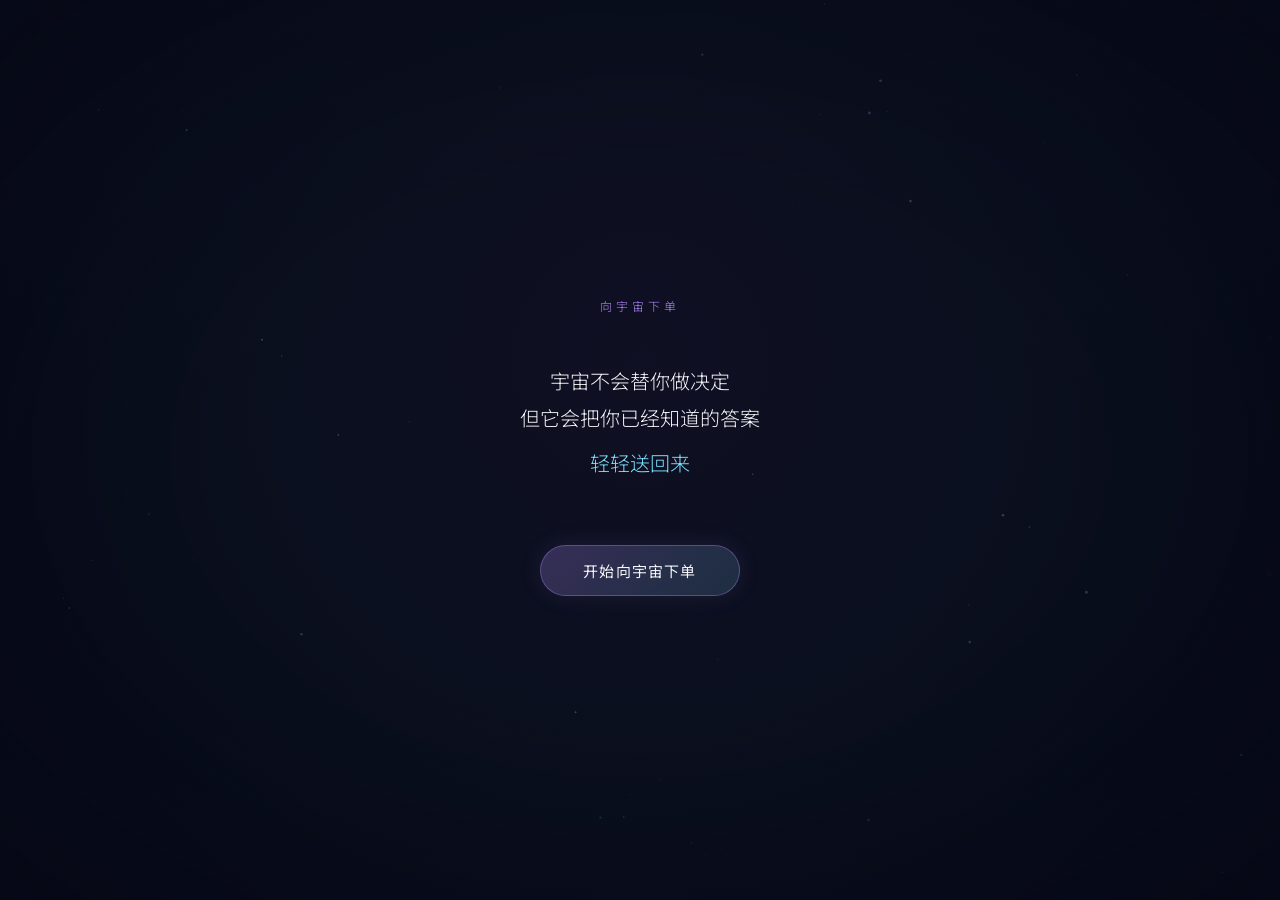
<file: index.html>
<!DOCTYPE html>
<html lang="zh-CN">
  <head>
    <meta charset="UTF-8" />
    <meta name="viewport" content="width=device-width, initial-scale=1.0, maximum-scale=1.0, user-scalable=no, viewport-fit=cover" />
    <meta name="apple-mobile-web-app-capable" content="yes" />
    <meta name="apple-mobile-web-app-status-bar-style" content="black-translucent" />
    <meta name="format-detection" content="telephone=no" />
    <meta name="description" content="向宇宙下单 — 一个让你向宇宙提问，并收到一封来自宇宙回信的沉浸式体验。" />
    <meta name="theme-color" content="#060816" />
    <meta property="og:title" content="向宇宙下单" />
    <meta property="og:description" content="宇宙不会替你做决定，但它会把你已经知道的答案，轻轻送回来。" />
    <meta property="og:type" content="website" />
    <title>向宇宙下单</title>
    <link rel="preconnect" href="https://fonts.googleapis.com" />
    <link rel="preconnect" href="https://fonts.gstatic.com" crossorigin />
    <link href="https://fonts.googleapis.com/css2?family=Noto+Sans+SC:wght@300;400;500;700&display=swap" rel="stylesheet" />
    <link rel="stylesheet" href="./css/styles.css" />
  </head>
  <body>
    <canvas id="cosmos" aria-hidden="true"></canvas>
    <div class="vignette" aria-hidden="true"></div>

    <div id="app">
      <!-- P1 欢迎页 -->
      <section class="screen screen--active" data-screen="welcome">
        <div class="screen-content">
          <p class="brand reveal">向宇宙下单</p>
          <h1 class="hero reveal" id="welcome-hero">
            <span class="hero-line">宇宙不会替你做决定</span>
            <span class="hero-line">但它会把你已经知道的答案</span>
            <span class="hero-line hero-line--accent">轻轻送回来</span>
          </h1>
          <div class="cosmos-reminder reveal" id="cosmos-reminder" hidden>
            <p class="cosmos-reminder__label">宇宙提醒：</p>
            <p class="cosmos-reminder__line text-body">不要连续询问同一个问题。</p>
            <p class="cosmos-reminder__line text-body">答案不会因为焦虑而改变。</p>
          </div>
          <div class="actions reveal">
            <button class="btn btn-primary" type="button" data-action="start">开始向宇宙下单</button>
          </div>
        </div>
      </section>

      <!-- P2 默念问题页 -->
      <section class="screen" data-screen="meditate">
        <div class="screen-content">
          <p class="meditate-text reveal" data-delay="0">最近是不是有一个问题</p>
          <p class="meditate-text reveal" data-delay="1">反复出现在你的脑海里？</p>
          <p class="meditate-pause reveal" data-delay="2"></p>
          <p class="meditate-text meditate-text--soft reveal" data-delay="3">不需要告诉我</p>
          <p class="meditate-text meditate-text--soft reveal" data-delay="4">只需要在心里默念它</p>
          <div class="actions reveal" data-delay="5">
            <button class="btn btn-primary" type="button" data-action="confirm-question">我想好了</button>
          </div>
        </div>
      </section>

      <!-- P3 数字输入页 -->
      <section class="screen" data-screen="number">
        <div class="screen-content">
          <p class="number-prompt reveal">请说出一个突然想到的数字</p>
          <p class="number-range reveal">1 — 99</p>
          <p class="number-hint reveal">不要计算 · 不要纠结 · 第一个出现的数字就好</p>
          <div class="number-input-wrap reveal">
            <input
              class="number-input"
              type="tel"
              inputmode="numeric"
              pattern="[0-9]*"
              maxlength="2"
              placeholder="—"
              autocomplete="off"
              aria-label="输入 1 到 99 之间的数字"
            />
          </div>
          <p class="number-error" hidden>请输入 1 到 99 之间的数字</p>
          <div class="actions reveal">
            <button class="btn btn-primary" type="button" data-action="submit-number" disabled>发送给宇宙</button>
          </div>
        </div>
      </section>

      <!-- P4 宇宙回应页 -->
      <section class="screen" data-screen="loading">
        <div class="screen-content loading-content">
          <div class="floating-number" id="floating-number" aria-hidden="true"></div>
          <p class="loading-text" id="loading-text">正在接收你的信号</p>
          <div class="loading-particles" aria-hidden="true">
            <span></span><span></span><span></span><span></span><span></span>
          </div>
        </div>
      </section>

      <!-- P5 结果页 -->
      <section class="screen" data-screen="result">
        <div class="screen-content result-content">
          <p class="result-label reveal">宇宙回信</p>
          <div class="result-block reveal">
            <p class="result-block-label">一句话真相</p>
            <p class="result-oneline text-body" id="result-oneline"></p>
          </div>
          <div class="result-divider reveal"></div>
          <div class="result-block reveal">
            <p class="result-block-label">深度解读</p>
            <p class="result-interpretation text-body" id="result-interpretation"></p>
          </div>
          <div class="result-block reveal">
            <p class="result-block-label">宇宙关键词</p>
            <p class="result-keywords text-body" id="result-keywords"></p>
          </div>
          <div class="result-block reveal">
            <p class="result-block-label">今日行动</p>
            <p class="result-action text-body" id="result-action"></p>
          </div>
          <p class="easter-egg-msg" id="easter-egg-msg" hidden></p>
          <div class="actions actions--result reveal">
            <button class="btn btn-primary" type="button" data-action="share-poster">🌌 晒出我的宇宙回信</button>
            <button class="btn btn-secondary" type="button" data-action="invite-friend">🔮 让朋友也问问宇宙</button>
            <button class="btn btn-ghost" type="button" data-action="retry">重新提问</button>
          </div>
        </div>
      </section>

      <!-- P6 分享海报页 -->
      <section class="screen" data-screen="poster">
        <div class="screen-content poster-content">
          <button class="poster-back reveal" type="button" data-action="back-result" aria-label="返回结果页">← 返回</button>
          <div class="poster-preview" id="poster-preview">
            <canvas id="poster-canvas" hidden></canvas>
            <img id="poster-image" class="poster-image" alt="宇宙回信分享海报" hidden />
          </div>
          <p class="poster-save-hint">也可长按海报图片保存到相册</p>
          <div class="actions actions--poster">
            <button class="btn btn-primary btn-block" type="button" data-action="save-poster" id="save-poster-btn">保存图片</button>
            <button class="btn btn-secondary btn-block" type="button" data-action="copy-copy">复制文案</button>
          </div>
        </div>
      </section>
    </div>

    <p class="toast" id="toast" hidden></p>

    <!-- 分享面板 -->
    <div class="share-panel" id="share-panel" hidden>
      <div class="share-panel__backdrop" data-action="close-share"></div>
      <div class="share-panel__sheet" role="dialog" aria-label="分享">
        <p class="share-panel__title">发送给</p>
        <div class="share-panel__options">
          <button class="share-option" type="button" data-action="share-wechat-friend">
            <span class="share-option__icon share-option__icon--wechat">💬</span>
            <span class="share-option__label">微信好友</span>
          </button>
          <button class="share-option" type="button" data-action="share-wechat-group">
            <span class="share-option__icon share-option__icon--group">👥</span>
            <span class="share-option__label">微信群</span>
          </button>
          <button class="share-option" type="button" data-action="share-copy-link">
            <span class="share-option__icon share-option__icon--link">🔗</span>
            <span class="share-option__label">复制链接</span>
          </button>
        </div>
        <button class="share-panel__cancel" type="button" data-action="close-share">取消</button>
      </div>
    </div>

    <!-- 微信分享引导 -->
    <div class="wechat-guide" id="wechat-guide" hidden>
      <div class="wechat-guide__backdrop" data-action="close-wechat-guide"></div>
      <div class="wechat-guide__content">
        <div class="wechat-guide__arrow" aria-hidden="true"></div>
        <p class="wechat-guide__text" id="wechat-guide-text"></p>
        <button class="btn btn-ghost wechat-guide__btn" type="button" data-action="close-wechat-guide">知道了</button>
      </div>
    </div>

    <script type="module" src="./js/app.js"></script>
  </body>
</html>
</file>
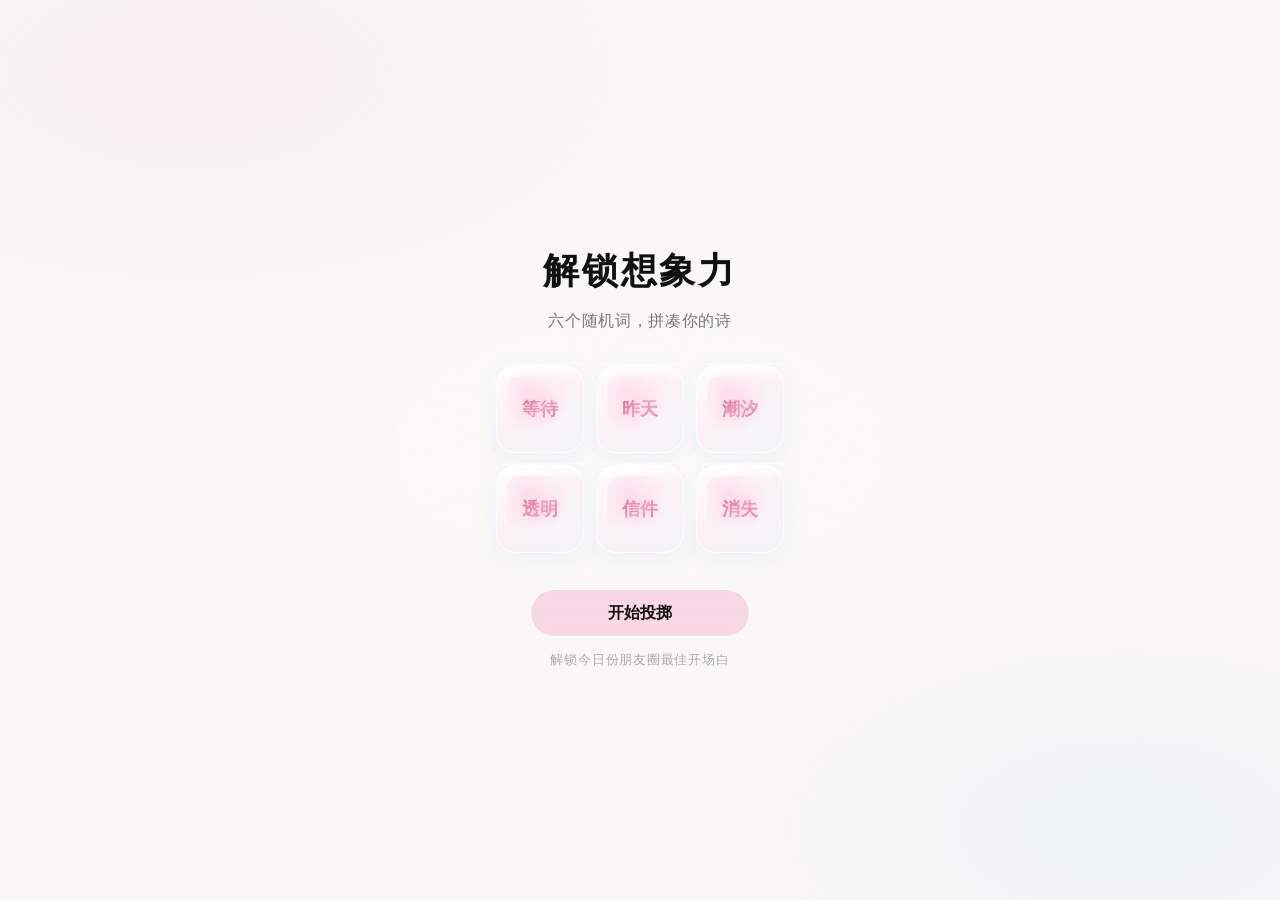
<file: time-poetry-dice/index.html>
<!DOCTYPE html>
<html lang="zh-CN">
  <head>
    <meta charset="UTF-8" />
    <meta name="viewport" content="width=device-width, initial-scale=1.0, maximum-scale=1.0, user-scalable=no, viewport-fit=cover" />
    <meta name="apple-mobile-web-app-capable" content="yes" />
    <meta name="apple-mobile-web-app-status-bar-style" content="default" />
    <meta name="format-detection" content="telephone=no" />
    <meta name="description" content="六个随机词，拼凑你的诗。" />
    <meta name="theme-color" content="#FAF8F6" />
    <meta property="og:title" content="时间的诗" />
    <meta property="og:description" content="六个随机词，拼凑你的诗。" />
    <meta property="og:type" content="website" />
    <title>时间的诗</title>
    <link rel="stylesheet" href="./css/styles.css?v=20260610b" />
  </head>
  <body>
    <div class="ambient" aria-hidden="true"></div>
    <div id="app">
      <!-- 首页 -->
      <section class="screen screen--active" data-screen="home">
        <div class="screen-content home-content">
          <div class="home-hero reveal">
            <h1 class="hero-title">解锁想象力</h1>
            <p class="hero-sub">六个随机词，拼凑你的诗</p>
          </div>

          <div class="home-dice reveal">
            <div class="dice-cluster" id="home-dice-cluster" aria-hidden="true"></div>
          </div>

          <div class="home-actions reveal">
            <button class="btn btn-primary btn-breathe" type="button" data-action="start-roll">开始投掷</button>
            <p class="home-hint">解锁今日份朋友圈最佳开场白</p>
          </div>
        </div>
      </section>

      <!-- 投掷页 -->
      <section class="screen" data-screen="roll">
        <div class="screen-content roll-content">
          <div class="dice-stage" id="roll-dice-stage"></div>
        </div>
      </section>

      <!-- 结果页 -->
      <section class="screen" data-screen="result">
        <div class="screen-content result-content">
          <h2 class="result-headline reveal">拖动骰子，释放你的浪漫脑洞</h2>

          <div class="result-dice">
            <div class="dice-row dice-row--draggable" id="result-dice-row"></div>
          </div>

          <div class="best-arrange-wrap">
            <button class="btn btn-primary btn-best" type="button" data-action="best-arrange" id="best-arrange-btn">显示最佳✨</button>
          </div>

          <div class="poem-card result-poem-card" id="poem-card" hidden>
            <p class="best-loading" id="best-loading" hidden>正在组合诗句…</p>
            <div class="poem-quote-wrap">
              <span class="poem-quote-mark poem-quote-mark--open" aria-hidden="true">「</span>
              <p class="best-poem" id="best-poem"></p>
              <span class="poem-quote-mark poem-quote-mark--close" aria-hidden="true">」</span>
            </div>
            <p class="poem-signature" id="poem-signature"></p>
          </div>

          <div class="result-toolbar result-toolbar--ready" id="result-toolbar">
            <button class="toolbar-btn" type="button" data-action="save-poster">📥 保存诗卡</button>
            <button class="toolbar-btn" type="button" data-action="roll-again">🔄 再次投掷</button>
            <button class="toolbar-btn toolbar-btn--share" type="button" data-action="copy-share">💬 复制分享</button>
          </div>
        </div>
      </section>

      <!-- 分享页 -->
      <section class="screen" data-screen="share">
        <div class="screen-content share-content">
          <button class="share-back" type="button" data-action="back-result" aria-label="返回结果页">← 返回</button>
          <div class="poster-preview" id="poster-preview">
            <canvas id="poster-canvas"></canvas>
          </div>
          <p class="share-tagline">六个随机词，拼凑你的诗</p>
          <div class="actions actions--share">
            <button class="btn btn-primary btn-block" type="button" data-action="download-poster">📥 保存诗卡</button>
            <button class="btn btn-secondary btn-block" type="button" data-action="copy-share">💬 复制分享</button>
          </div>
        </div>
      </section>
    </div>

    <p class="toast" id="toast" hidden></p>

    <script defer src="./js/app.bundle.js?v=20260610b"></script>
  </body>
</html>
</file>
<file: css/styles.css>
*,
*::before,
*::after {
  box-sizing: border-box;
  margin: 0;
  padding: 0;
}

:root {
  --bg: #060816;
  --text: #f6f7fb;
  --purple: #b58cff;
  --aurora: #7de2ff;
  --gold: #f6d17a;
  --text-dim: rgba(246, 247, 251, 0.55);
  --transition-page: 900ms;
  --transition-page-ease: cubic-bezier(0.22, 1, 0.36, 1);
  --transition-text: 650ms;
  --breath-cycle: 4s;
  --safe-top: env(safe-area-inset-top, 0px);
  --safe-bottom: env(safe-area-inset-bottom, 0px);
  --page-pad-x: clamp(20px, 5vw, 28px);
  font-size: clamp(15px, 3.8vw, 16px);
}

html,
body {
  height: 100%;
  overflow: hidden;
}

body {
  font-family: "Noto Sans SC", "HarmonyOS Sans", "Source Han Sans SC", "PingFang SC", sans-serif;
  background: var(--bg);
  color: var(--text);
  -webkit-font-smoothing: antialiased;
  -webkit-tap-highlight-color: transparent;
}

#cosmos {
  position: fixed;
  inset: 0;
  width: 100%;
  height: 100%;
  z-index: 0;
}

.vignette {
  position: fixed;
  inset: 0;
  z-index: 1;
  pointer-events: none;
  background: radial-gradient(ellipse at center, transparent 40%, rgba(6, 8, 22, 0.7) 100%);
}

#app {
  position: relative;
  z-index: 2;
  height: 100%;
  height: 100dvh;
  overflow: hidden;
  isolation: isolate;
}

.screen {
  position: absolute;
  inset: 0;
  z-index: 1;
  display: flex;
  align-items: center;
  justify-content: center;
  padding: max(24px, var(--safe-top)) var(--page-pad-x) max(32px, var(--safe-bottom));
  opacity: 0;
  visibility: hidden;
  pointer-events: none;
  transform: translateY(18px);
  will-change: opacity, transform;
  transition:
    opacity var(--transition-page) var(--transition-page-ease),
    transform var(--transition-page) var(--transition-page-ease),
    visibility 0s linear var(--transition-page);
}

.screen--entering {
  visibility: visible;
  pointer-events: none;
  z-index: 1;
}

.screen--active {
  z-index: 2;
  opacity: 1;
  visibility: visible;
  pointer-events: auto;
  transform: translateY(0);
  transition:
    opacity var(--transition-page) var(--transition-page-ease),
    transform var(--transition-page) var(--transition-page-ease),
    visibility 0s linear 0s;
}

.screen--leaving {
  z-index: 3;
  opacity: 0;
  visibility: visible;
  pointer-events: none;
  transform: translateY(-14px);
  transition:
    opacity calc(var(--transition-page) * 0.85) var(--transition-page-ease),
    transform calc(var(--transition-page) * 0.85) var(--transition-page-ease),
    visibility 0s linear calc(var(--transition-page) * 0.85);
}

.screen-content {
  width: 100%;
  max-width: min(360px, 100%);
  text-align: center;
}

.text-body {
  word-break: keep-all;
  overflow-wrap: break-word;
  line-break: strict;
  -webkit-line-break: after-white-space;
  text-wrap: pretty;
}

.brand {
  font-size: 0.75rem;
  letter-spacing: 0.35em;
  color: var(--purple);
  margin-bottom: 48px;
  font-weight: 300;
}

.hero {
  font-weight: 300;
  line-height: 1.85;
  margin-bottom: 64px;
}

.hero-line {
  display: block;
  font-size: 1.25rem;
}

.hero-line--accent {
  color: var(--aurora);
  margin-top: 8px;
}

.cosmos-reminder {
  margin-bottom: 56px;
  text-align: center;
}

.cosmos-reminder__label {
  font-size: 0.8125rem;
  letter-spacing: 0.25em;
  color: var(--purple);
  margin-bottom: 28px;
}

.cosmos-reminder__line {
  font-size: clamp(1rem, 4.2vw, 1.125rem);
  line-height: 2;
  font-weight: 300;
  color: var(--text);
  margin-bottom: 8px;
}

.cosmos-reminder__line:last-child {
  margin-bottom: 0;
  color: var(--aurora);
}

.screen--reminder .hero {
  display: none;
}

.meditate-text {
  font-size: 1.125rem;
  line-height: 2;
  font-weight: 300;
}

.meditate-text--soft {
  color: var(--text-dim);
  font-size: 1rem;
}

.meditate-pause {
  height: 32px;
}

.number-prompt {
  font-size: 1.125rem;
  font-weight: 300;
  margin-bottom: 12px;
}

.number-range {
  font-size: 2.5rem;
  font-weight: 300;
  letter-spacing: 0.15em;
  color: var(--purple);
  margin-bottom: 24px;
  animation: breathe var(--breath-cycle) ease-in-out infinite;
}

.number-hint {
  font-size: 0.8125rem;
  color: var(--text-dim);
  line-height: 1.8;
  margin-bottom: 40px;
}

.number-input-wrap {
  margin-bottom: 16px;
}

.number-input {
  width: 120px;
  height: 72px;
  background: transparent;
  border: none;
  border-bottom: 1px solid rgba(181, 140, 255, 0.4);
  color: var(--text);
  font-size: 3rem;
  font-weight: 300;
  text-align: center;
  outline: none;
  font-family: inherit;
  caret-color: var(--purple);
  transition: border-color 0.4s ease;
}

.number-input:focus {
  border-bottom-color: var(--purple);
}

.number-input::placeholder {
  color: rgba(246, 247, 251, 0.15);
}

.number-error {
  font-size: 0.8125rem;
  color: #ff8a8a;
  margin-bottom: 16px;
}

.loading-content {
  position: relative;
}

.floating-number {
  font-size: 4rem;
  font-weight: 300;
  color: var(--purple);
  margin-bottom: 48px;
  animation: float 3s ease-in-out infinite, breathe var(--breath-cycle) ease-in-out infinite;
  text-shadow: 0 0 40px rgba(181, 140, 255, 0.5);
}

.loading-text {
  font-size: 1rem;
  font-weight: 300;
  color: var(--text-dim);
  min-height: 1.5em;
  transition: opacity 0.6s ease;
}

.loading-particles {
  display: flex;
  justify-content: center;
  gap: 8px;
  margin-top: 40px;
}

.loading-particles span {
  width: 4px;
  height: 4px;
  border-radius: 50%;
  background: var(--aurora);
  opacity: 0.3;
  animation: particle-breathe var(--breath-cycle) ease-in-out infinite;
}

.loading-particles span:nth-child(2) { animation-delay: 0.5s; }
.loading-particles span:nth-child(3) { animation-delay: 1s; }
.loading-particles span:nth-child(4) { animation-delay: 1.5s; }
.loading-particles span:nth-child(5) { animation-delay: 2s; }

.screen[data-screen="result"] {
  overflow-y: auto;
  align-items: flex-start;
  padding-top: max(20px, var(--safe-top));
  -webkit-overflow-scrolling: touch;
}

.result-content {
  max-height: none;
  padding-bottom: max(24px, var(--safe-bottom));
}

.result-label {
  font-size: 0.75rem;
  letter-spacing: 0.3em;
  color: var(--text-dim);
  margin-bottom: 32px;
}

.result-oneline {
  font-size: clamp(1rem, 4.2vw, 1.0625rem);
  line-height: 1.9;
  font-weight: 400;
  color: var(--aurora);
  white-space: pre-line;
}

.result-divider {
  width: 32px;
  height: 1px;
  background: linear-gradient(90deg, transparent, var(--purple), transparent);
  margin: 0 auto 28px;
}

.result-block {
  margin-bottom: 24px;
  text-align: left;
}

.result-block-label {
  font-size: 0.6875rem;
  letter-spacing: 0.2em;
  color: var(--purple);
  margin-bottom: 8px;
  text-transform: uppercase;
}

.result-interpretation {
  font-size: clamp(0.875rem, 3.8vw, 0.9375rem);
  line-height: 1.95;
  color: var(--text-dim);
  font-weight: 300;
  white-space: pre-line;
}

.result-keywords {
  font-size: 0.9375rem;
  color: var(--gold);
  letter-spacing: 0.1em;
}

.result-action {
  font-size: 0.9375rem;
  line-height: 1.8;
  font-weight: 400;
}

.easter-egg-msg {
  font-size: 0.8125rem;
  color: var(--purple);
  font-style: italic;
  margin-bottom: 16px;
  line-height: 1.7;
}

.actions {
  margin-top: 48px;
  display: flex;
  flex-direction: column;
  gap: 12px;
  align-items: center;
}

.actions--result {
  margin-top: 32px;
}

.btn {
  display: inline-flex;
  align-items: center;
  justify-content: center;
  min-width: min(200px, 100%);
  padding: 14px 32px;
  border: none;
  border-radius: 999px;
  font-family: inherit;
  font-size: 0.9375rem;
  font-weight: 400;
  letter-spacing: 0.08em;
  cursor: pointer;
  transition: all 0.5s ease;
}

.btn:disabled {
  opacity: 0.35;
  cursor: not-allowed;
}

.btn-primary {
  background: linear-gradient(135deg, rgba(181, 140, 255, 0.25), rgba(125, 226, 255, 0.15));
  color: var(--text);
  border: 1px solid rgba(181, 140, 255, 0.35);
  box-shadow: 0 0 24px rgba(181, 140, 255, 0.1);
}

.btn-primary:not(:disabled):hover,
.btn-primary:not(:disabled):active {
  background: linear-gradient(135deg, rgba(181, 140, 255, 0.4), rgba(125, 226, 255, 0.25));
  box-shadow: 0 0 32px rgba(181, 140, 255, 0.2);
}

.btn-secondary {
  background: transparent;
  color: var(--aurora);
  border: 1px solid rgba(125, 226, 255, 0.35);
}

.btn-ghost {
  background: transparent;
  color: var(--text-dim);
  border: none;
  min-width: auto;
  padding: 10px 20px;
  font-size: 0.8125rem;
}

.btn-block {
  width: 100%;
  min-width: 0;
}

.screen[data-screen="poster"] {
  overflow-y: auto;
  align-items: flex-start;
  padding: max(8px, var(--safe-top)) 12px max(16px, var(--safe-bottom));
  -webkit-overflow-scrolling: touch;
}

.poster-content {
  width: 100%;
  max-width: 100%;
  padding: 0 12px max(24px, var(--safe-bottom));
}

.poster-back {
  display: block;
  margin: 0 0 16px;
  padding: 8px 0;
  background: none;
  border: none;
  color: var(--text-dim);
  font-family: inherit;
  font-size: 0.875rem;
  letter-spacing: 0.05em;
  cursor: pointer;
  text-align: left;
}

.poster-preview {
  width: 100%;
  border-radius: 14px;
  overflow: hidden;
  box-shadow: 0 12px 48px rgba(0, 0, 0, 0.45);
  margin-bottom: 16px;
  line-height: 0;
}

#poster-canvas,
.poster-image {
  width: 100% !important;
  height: auto !important;
  display: block;
  vertical-align: top;
  -webkit-touch-callout: default;
  user-select: auto;
}

.poster-save-hint {
  font-size: 0.75rem;
  color: var(--text-dim);
  text-align: center;
  margin-bottom: 16px;
}

.actions--poster {
  margin-top: 0;
  width: 100%;
}

.actions--result {
  width: 100%;
}

.actions--result .btn {
  width: 100%;
  min-width: 0;
}

.toast {
  position: fixed;
  left: 50%;
  bottom: max(32px, env(safe-area-inset-bottom));
  transform: translateX(-50%) translateY(12px);
  z-index: 100;
  padding: 12px 24px;
  border-radius: 999px;
  background: rgba(181, 140, 255, 0.9);
  color: var(--text);
  font-size: 0.875rem;
  letter-spacing: 0.05em;
  opacity: 0;
  transition: opacity 0.4s ease, transform 0.4s ease;
  pointer-events: none;
}

.toast--visible {
  opacity: 1;
  transform: translateX(-50%) translateY(0);
}

.share-panel,
.wechat-guide {
  position: fixed;
  inset: 0;
  z-index: 200;
  display: flex;
  align-items: flex-end;
  justify-content: center;
}

.share-panel[hidden],
.wechat-guide[hidden] {
  display: none;
}

.share-panel__backdrop,
.wechat-guide__backdrop {
  position: absolute;
  inset: 0;
  background: rgba(6, 8, 22, 0.72);
  backdrop-filter: blur(4px);
}

.share-panel__sheet {
  position: relative;
  width: 100%;
  max-width: 420px;
  padding: 24px 24px max(24px, env(safe-area-inset-bottom));
  background: linear-gradient(180deg, #12182e 0%, #0a0e20 100%);
  border-radius: 20px 20px 0 0;
  border-top: 1px solid rgba(181, 140, 255, 0.2);
  animation: sheet-up 0.45s ease;
}

.share-panel__title {
  text-align: center;
  font-size: 0.875rem;
  color: var(--text-dim);
  letter-spacing: 0.15em;
  margin-bottom: 28px;
}

.share-panel__options {
  display: flex;
  justify-content: space-around;
  gap: 12px;
  margin-bottom: 20px;
}

.share-option {
  flex: 1;
  display: flex;
  flex-direction: column;
  align-items: center;
  gap: 10px;
  padding: 8px 4px;
  background: none;
  border: none;
  color: var(--text);
  font-family: inherit;
  cursor: pointer;
}

.share-option__icon {
  width: 56px;
  height: 56px;
  display: flex;
  align-items: center;
  justify-content: center;
  border-radius: 16px;
  font-size: 1.5rem;
  background: rgba(181, 140, 255, 0.12);
  border: 1px solid rgba(181, 140, 255, 0.2);
  transition: background 0.3s ease, transform 0.3s ease;
}

.share-option:active .share-option__icon {
  transform: scale(0.95);
  background: rgba(181, 140, 255, 0.22);
}

.share-option__icon--wechat {
  background: rgba(7, 193, 96, 0.12);
  border-color: rgba(7, 193, 96, 0.25);
}

.share-option__icon--group {
  background: rgba(125, 226, 255, 0.1);
  border-color: rgba(125, 226, 255, 0.22);
}

.share-option__label {
  font-size: 0.8125rem;
  color: var(--text-dim);
  letter-spacing: 0.05em;
}

.share-panel__cancel {
  width: 100%;
  padding: 14px;
  background: rgba(246, 247, 251, 0.06);
  border: none;
  border-radius: 12px;
  color: var(--text-dim);
  font-family: inherit;
  font-size: 0.9375rem;
  cursor: pointer;
}

.wechat-guide {
  align-items: flex-start;
}

.wechat-guide__content {
  position: relative;
  width: 100%;
  padding: max(48px, env(safe-area-inset-top)) 32px 32px;
  text-align: center;
}

.wechat-guide__arrow {
  position: absolute;
  top: max(16px, env(safe-area-inset-top));
  right: 24px;
  width: 48px;
  height: 48px;
  border: 2px dashed rgba(246, 247, 251, 0.5);
  border-radius: 0 12px 0 0;
  border-bottom: none;
  border-left: none;
}

.wechat-guide__arrow::after {
  content: "···";
  position: absolute;
  top: -28px;
  right: -8px;
  font-size: 1.25rem;
  color: var(--text);
  letter-spacing: 2px;
}

.wechat-guide__text {
  margin-top: 72px;
  font-size: 1.0625rem;
  line-height: 1.9;
  color: var(--text);
  white-space: pre-line;
}

.wechat-guide__btn {
  margin-top: 32px;
}

@keyframes sheet-up {
  from { transform: translateY(100%); opacity: 0; }
  to { transform: translateY(0); opacity: 1; }
}

.reveal {
  opacity: 0;
  transform: translateY(10px);
  transition:
    opacity var(--transition-text) cubic-bezier(0.22, 1, 0.36, 1),
    transform var(--transition-text) cubic-bezier(0.22, 1, 0.36, 1);
}

.reveal--visible {
  opacity: 1;
  transform: translateY(0);
}

@media (prefers-reduced-motion: reduce) {
  .screen,
  .screen--active,
  .screen--leaving,
  .reveal {
    transition-duration: 0.01ms !important;
  }
}

@keyframes breathe {
  0%, 100% { opacity: 0.7; transform: scale(1); }
  50% { opacity: 1; transform: scale(1.03); }
}

@keyframes float {
  0%, 100% { transform: translateY(0); }
  50% { transform: translateY(-12px); }
}

@keyframes particle-breathe {
  0%, 100% { opacity: 0.2; transform: scale(0.8); }
  50% { opacity: 1; transform: scale(1.2); }
}

@media (max-width: 380px) {
  .hero-line { font-size: 1.125rem; }
  .floating-number { font-size: 3.25rem; }
  .number-range { font-size: 2.125rem; }
}

@media (max-height: 640px) {
  .hero { margin-bottom: 40px; }
  .brand { margin-bottom: 32px; }
  .actions { margin-top: 32px; }
}
</file>
<file: time-poetry-dice/css/styles.css>
*,
*::before,
*::after {
  box-sizing: border-box;
  margin: 0;
  padding: 0;
}

:root {
  --bg: #faf8f6;
  --card: #ffffff;
  --text: #111111;
  --text-secondary: #777777;
  --text-tertiary: #aaaaaa;
  --text-muted: #666666;
  --aurora-pink: #ffb7d5;
  --aurora-pink-deep: #e878a8;
  --breath-blue: #8fd8ff;
  --flow-silver: rgba(255, 255, 255, 0.85);
  --pink: #f7d4e3;
  --page-max: 480px;
  --page-pad-x: 24px;
  --btn-h: 48px;
  --btn-w: 220px;
  --tile-size: 88px;
  --tile-radius: 20px;
  --tile-font: 18px;
  --tile-gap: 12px;
  --poem-size: clamp(22px, 5.5vw, 30px);
  --float-cycle: 4s;
  --safe-top: env(safe-area-inset-top, 0px);
  --safe-bottom: env(safe-area-inset-bottom, 0px);
  font-size: 16px;
}

html,
body {
  height: 100%;
  overflow: hidden;
}

body {
  font-family: "PingFang SC", "Noto Sans SC", "HarmonyOS Sans", sans-serif;
  background: var(--bg);
  color: var(--text);
  -webkit-font-smoothing: antialiased;
  -webkit-tap-highlight-color: transparent;
}

.ambient {
  position: fixed;
  inset: 0;
  z-index: 0;
  pointer-events: none;
  background:
    radial-gradient(ellipse 70% 50% at 15% 8%, rgba(255, 183, 213, 0.14), transparent 55%),
    radial-gradient(ellipse 60% 45% at 88% 92%, rgba(143, 216, 255, 0.12), transparent 50%),
    radial-gradient(ellipse 40% 30% at 50% 50%, rgba(255, 255, 255, 0.4), transparent 70%);
}

.poetic-quote {
  font-style: normal;
  letter-spacing: 0.04em;
}

#app {
  position: relative;
  z-index: 1;
  max-width: var(--page-max);
  margin: 0 auto;
  height: 100%;
  height: 100dvh;
}

.screen {
  position: absolute;
  inset: 0;
  z-index: 0;
  display: flex;
  flex-direction: column;
  opacity: 0;
  visibility: hidden;
  pointer-events: none;
  transition: opacity 600ms ease, visibility 600ms;
  overflow: hidden;
}

.screen--active {
  z-index: 2;
  opacity: 1;
  visibility: visible;
  pointer-events: auto;
}

.screen--entering {
  animation: screen-in 600ms cubic-bezier(0.22, 1, 0.36, 1);
}

@keyframes screen-in {
  from { opacity: 0; transform: translateY(20px); }
  to { opacity: 1; transform: translateY(0); }
}

.screen-content {
  flex: 1;
  display: flex;
  flex-direction: column;
  align-items: center;
  padding: calc(var(--safe-top) + 24px) var(--page-pad-x) calc(var(--safe-bottom) + 24px);
  overflow-y: auto;
  -webkit-overflow-scrolling: touch;
}

.reveal {
  opacity: 0;
  transform: translateY(20px);
  transition: opacity 600ms cubic-bezier(0.22, 1, 0.36, 1),
    transform 600ms cubic-bezier(0.22, 1, 0.36, 1);
}

.reveal--visible {
  opacity: 1;
  transform: translateY(0);
}

/* ── Home ── */
.home-content {
  height: 100%;
  text-align: center;
  justify-content: center;
  gap: 0;
  padding-top: calc(var(--safe-top) + 40px);
  padding-bottom: calc(var(--safe-bottom) + 24px);
}

.share-logo {
  font-size: 14px;
  letter-spacing: 0.35em;
  color: rgba(17, 17, 17, 0.35);
  flex-shrink: 0;
}

.home-hero {
  flex-shrink: 0;
  margin-bottom: 32px;
}

.hero-title {
  font-size: clamp(28px, 7.5vw, 36px);
  font-weight: 700;
  letter-spacing: 0.08em;
  color: var(--text);
  margin-bottom: 12px;
}

.hero-sub {
  font-size: 16px;
  line-height: 1.6;
  color: var(--text-secondary);
  font-weight: 400;
  letter-spacing: 0.04em;
}

.home-dice {
  flex-shrink: 0;
  display: flex;
  align-items: center;
  justify-content: center;
  width: 100%;
  margin-bottom: 36px;
}

.home-actions {
  flex-shrink: 0;
  display: flex;
  flex-direction: column;
  align-items: center;
  gap: 14px;
  width: 100%;
}

.home-hint {
  font-size: 13px;
  color: var(--text-tertiary);
  letter-spacing: 0.06em;
}

.dice-cluster,
.dice-stage,
.dice-row--draggable {
  display: grid;
  grid-template-columns: repeat(3, var(--tile-size));
  gap: var(--tile-gap);
  width: calc(var(--tile-size) * 3 + var(--tile-gap) * 2);
  max-width: 100%;
  justify-content: center;
}

/* ── 水晶骰子 ── */
.dice-tile {
  position: relative;
  flex-shrink: 0;
  width: var(--tile-size);
  height: var(--tile-size);
}

.dice-tile__body {
  position: relative;
  width: 100%;
  height: 100%;
  transform-style: preserve-3d;
  transform: rotateX(-3deg) rotateY(5deg);
  transition: transform 280ms cubic-bezier(0.22, 1, 0.36, 1);
}

.dice-tile__front {
  position: relative;
  z-index: 2;
  display: flex;
  align-items: center;
  justify-content: center;
  width: var(--tile-size);
  height: var(--tile-size);
  border-radius: var(--tile-radius);
  background: rgba(255, 255, 255, 0.38);
  background-image: linear-gradient(
    145deg,
    rgba(255, 255, 255, 0.82) 0%,
    rgba(255, 220, 235, 0.25) 45%,
    rgba(200, 230, 255, 0.2) 100%
  );
  border: 1px solid rgba(255, 255, 255, 0.92);
  box-shadow:
    inset 0 1px 0 rgba(255, 255, 255, 0.95),
    inset 0 -8px 20px rgba(255, 183, 213, 0.08),
    0 6px 20px rgba(143, 180, 220, 0.1);
  backdrop-filter: blur(10px);
  -webkit-backdrop-filter: blur(10px);
  overflow: hidden;
}

.dice-tile__front::before {
  content: "";
  position: absolute;
  top: 0;
  left: 0;
  right: 0;
  height: 18%;
  background: linear-gradient(180deg, rgba(255, 255, 255, 0.75), transparent);
  pointer-events: none;
}

.dice-tile__glow {
  position: absolute;
  inset: 12%;
  border-radius: 12px;
  background: radial-gradient(circle at 30% 25%, rgba(255, 183, 213, 0.35), transparent 65%);
  animation: crystal-shimmer 5s ease-in-out infinite;
  pointer-events: none;
}

@keyframes crystal-shimmer {
  0%, 100% { opacity: 0.5; transform: scale(1); }
  50% { opacity: 0.85; transform: scale(1.05); }
}

.dice-tile__text {
  position: relative;
  z-index: 3;
  font-size: var(--tile-font);
  font-weight: 600;
  background: linear-gradient(135deg, #d4688a 0%, #f0a0c0 50%, #e878a8 100%);
  -webkit-background-clip: text;
  background-clip: text;
  -webkit-text-fill-color: transparent;
  filter: drop-shadow(0 0 8px rgba(255, 150, 190, 0.35));
}

.dice-tile__edge--left {
  position: absolute;
  left: -4px;
  top: 3px;
  bottom: 0;
  width: 4px;
  border-radius: 2px 0 0 2px;
  background: linear-gradient(180deg, rgba(255, 255, 255, 0.5), rgba(200, 220, 255, 0.15));
  z-index: 1;
}

.dice-tile__edge--top {
  position: absolute;
  top: -2px;
  left: 5px;
  right: 0;
  height: 2px;
  border-radius: 2px 2px 0 0;
  background: rgba(255, 255, 255, 0.65);
  z-index: 1;
}

.dice-tile--float {
  animation: tile-float var(--float-cycle) ease-in-out infinite;
}

.dice-tile--float:nth-child(1) { animation-delay: 0s; }
.dice-tile--float:nth-child(2) { animation-delay: 0.45s; }
.dice-tile--float:nth-child(3) { animation-delay: 0.9s; }
.dice-tile--float:nth-child(4) { animation-delay: 1.35s; }
.dice-tile--float:nth-child(5) { animation-delay: 1.8s; }
.dice-tile--float:nth-child(6) { animation-delay: 2.25s; }

@keyframes tile-float {
  0%, 100% { transform: translateY(0); opacity: 1; }
  50% { transform: translateY(-8px); opacity: 0.95; }
}

.dice-tile--stagger {
  animation: tile-stagger 500ms ease backwards;
}

@keyframes tile-stagger {
  from { opacity: 0; transform: translateY(12px); }
  to { opacity: 1; transform: translateY(0); }
}

.dice-tile--toss {
  animation: tile-toss 0.35s ease-out;
}

@keyframes tile-toss {
  0% { transform: translateY(0); }
  45% { transform: translateY(-36px); }
  100% { transform: translateY(0); }
}

.dice-tile__body--tumble {
  animation: tile-tumble 0.42s ease-in-out infinite;
}

@keyframes tile-tumble {
  0% { transform: rotateX(0deg) rotateY(0deg) translateZ(0); }
  25% { transform: rotateX(120deg) rotateY(80deg) translateZ(18px); }
  50% { transform: rotateX(240deg) rotateY(160deg) translateZ(0); }
  75% { transform: rotateX(360deg) rotateY(240deg) translateZ(14px); }
  100% { transform: rotateX(480deg) rotateY(320deg) translateZ(0); }
}

.dice-tile__body--land {
  transform: rotateX(-3deg) rotateY(5deg);
}

/* ── Roll ── */
.roll-content {
  justify-content: center;
}

.dice-stage {
  perspective: 900px;
}

/* ── Result ── */
.result-content {
  align-items: center;
  justify-content: flex-start;
  gap: 0;
  width: 100%;
  min-height: 100%;
  padding-top: calc(var(--safe-top) + 32px);
  padding-bottom: calc(var(--safe-bottom) + 24px);
}

.result-headline {
  font-size: 15px;
  font-weight: 500;
  color: var(--text-secondary);
  letter-spacing: 0.06em;
  text-align: center;
  margin-bottom: 24px;
  line-height: 1.6;
  flex-shrink: 0;
}

.result-dice {
  width: 100%;
  display: flex;
  justify-content: center;
  margin-bottom: 20px;
  flex-shrink: 0;
  min-height: calc(var(--tile-size) * 2 + var(--tile-gap));
}

.best-arrange-wrap {
  width: 100%;
  display: flex;
  justify-content: center;
  margin-bottom: 20px;
  flex-shrink: 0;
}

.btn-best {
  width: var(--btn-w);
  max-width: 100%;
}

.poem-card[hidden] {
  display: none !important;
}

.result-poem-card {
  width: 92%;
  max-width: 360px;
  margin: 0 auto 28px;
  padding: 32px 24px 24px;
  flex-shrink: 0;
  border-radius: 22px;
  background: rgba(255, 255, 255, 0.28);
  backdrop-filter: blur(16px);
  -webkit-backdrop-filter: blur(16px);
  border: 1px solid rgba(255, 255, 255, 0.72);
  box-shadow:
    0 10px 36px rgba(255, 150, 190, 0.1),
    inset 0 1px 0 rgba(255, 255, 255, 0.85);
  opacity: 0.6;
  transform: translateY(8px);
  transition: opacity 500ms ease, transform 500ms ease;
}

.poem-card--ready {
  opacity: 1;
  transform: translateY(0);
}

.poem-quote-wrap {
  position: relative;
  text-align: center;
  padding: 0 8px;
}

.poem-quote-mark {
  display: block;
  font-size: clamp(20px, 5vw, 26px);
  font-weight: 300;
  color: rgba(184, 92, 122, 0.45);
  line-height: 1;
  user-select: none;
}

.poem-quote-mark--open {
  text-align: left;
  margin-bottom: 4px;
}

.poem-quote-mark--close {
  text-align: right;
  margin-top: 4px;
}

.best-loading {
  font-size: 13px;
  color: var(--text-secondary);
  margin-bottom: 12px;
  text-align: center;
  animation: pulse 1s ease-in-out infinite;
}

@keyframes pulse {
  0%, 100% { opacity: 0.45; }
  50% { opacity: 1; }
}

.best-poem {
  width: 100%;
  margin: 0 auto;
  font-size: var(--poem-size);
  font-weight: 500;
  line-height: 2.1;
  letter-spacing: 0.12em;
  white-space: pre-line;
  text-align: center;
  background: linear-gradient(135deg, #222 0%, #444 42%, #b85c7a 100%);
  -webkit-background-clip: text;
  background-clip: text;
  -webkit-text-fill-color: transparent;
  opacity: 0;
  transform: translateY(10px);
  transition: opacity 500ms ease, transform 500ms ease;
}

.best-poem--visible {
  opacity: 1;
  transform: translateY(0);
}

.poem-signature {
  margin-top: 16px;
  font-size: 11px;
  color: var(--text-tertiary);
  letter-spacing: 0.1em;
  text-align: center;
}

.result-toolbar {
  display: flex;
  justify-content: center;
  gap: 8px;
  flex-wrap: nowrap;
  width: 100%;
  max-width: 360px;
  margin: auto auto 0;
  padding-top: 8px;
  flex-shrink: 0;
}

.result-toolbar--ready {
  opacity: 1;
  visibility: visible;
}

.toolbar-btn {
  flex: 1;
  min-width: 0;
  height: 40px;
  padding: 0 8px;
  border-radius: 999px;
  border: 1px solid rgba(255, 255, 255, 0.8);
  background: rgba(255, 255, 255, 0.5);
  color: var(--text-muted);
  font-family: inherit;
  font-size: 13px;
  font-weight: 400;
  cursor: pointer;
  backdrop-filter: blur(8px);
  -webkit-backdrop-filter: blur(8px);
  transition: transform 150ms ease, background 150ms ease;
  white-space: nowrap;
}

.dice-tile--draggable {
  cursor: grab;
  transition: transform 200ms ease, opacity 200ms ease;
}

.dice-tile--draggable:active {
  cursor: grabbing;
}

.dice-tile--dragging {
  opacity: 0.95;
  transform: scale(1.05);
  z-index: 3;
}

.dice-tile--dragging .dice-tile__front {
  box-shadow: 0 5px 14px rgba(0, 0, 0, 0.04);
}

.dice-tile--over {
  transform: scale(1.05);
}

.dice-tile--over .dice-tile__front {
  box-shadow: 0 5px 14px rgba(0, 0, 0, 0.04);
}


.toolbar-btn:hover {
  transform: translateY(-1px);
  background: rgba(255, 255, 255, 0.65);
}

.toolbar-btn--share {
  background: rgba(247, 180, 210, 0.55);
  border-color: rgba(255, 255, 255, 0.92);
  color: #8a3d5c;
  box-shadow: 0 0 16px rgba(255, 150, 190, 0.2);
}

.toolbar-btn--share:hover {
  background: rgba(247, 180, 210, 0.7);
  box-shadow: 0 0 22px rgba(255, 150, 190, 0.35);
}

/* ── Buttons ── */
.actions {
  display: flex;
  flex-direction: column;
  align-items: center;
  gap: 12px;
  flex-shrink: 0;
}

.btn {
  width: var(--btn-w);
  max-width: 100%;
  height: var(--btn-h);
  border-radius: 999px;
  font-family: inherit;
  font-size: 16px;
  font-weight: 600;
  cursor: pointer;
  transition: transform 150ms ease, background 150ms ease, box-shadow 150ms ease;
}

.btn:hover {
  transform: translateY(-2px);
}

.btn:active,
.btn--pressed {
  transform: scale(0.98) translateY(0);
}

.btn:disabled {
  opacity: 0.85;
  cursor: wait;
  transform: none;
}

.toolbar-btn:active {
  transform: scale(0.98);
}

.btn-breathe {
  animation: btn-breathe 3s ease-in-out infinite;
}

@keyframes btn-breathe {
  0%, 100% {
    box-shadow: 0 0 14px rgba(255, 150, 190, 0.18);
  }
  50% {
    box-shadow: 0 0 26px rgba(255, 150, 190, 0.42);
  }
}

.btn-primary {
  background: rgba(247, 180, 210, 0.48);
  border: 1px solid rgba(255, 255, 255, 0.92);
  color: var(--text);
  backdrop-filter: blur(10px);
  -webkit-backdrop-filter: blur(10px);
}

.btn-primary:hover {
  background: rgba(247, 180, 210, 0.62);
}

.btn-secondary {
  background: rgba(255, 255, 255, 0.5);
  border: 1px solid rgba(255, 255, 255, 0.8);
  color: var(--text-muted);
  backdrop-filter: blur(8px);
  -webkit-backdrop-filter: blur(8px);
}

.btn-block {
  width: 100%;
  max-width: var(--btn-w);
}

/* ── Share ── */
.share-content {
  align-items: center;
  gap: 24px;
  text-align: center;
}

.share-back {
  align-self: flex-start;
  background: none;
  border: none;
  font-family: inherit;
  font-size: 15px;
  color: var(--text-secondary);
  cursor: pointer;
  padding: 4px 0;
}

.share-tagline {
  font-size: 16px;
  line-height: 1.8;
  color: var(--text-secondary);
  font-weight: 400;
}

.poster-preview {
  display: flex;
  justify-content: center;
  align-items: center;
  flex: 1;
  min-height: 0;
  width: 100%;
}

#poster-canvas {
  border-radius: 4px;
  box-shadow: 0 12px 40px rgba(0, 0, 0, 0.06);
  max-height: 52vh;
}

.actions--share {
  width: 100%;
  max-width: var(--btn-w);
  gap: 12px;
}

.actions--share .btn-block {
  width: 100%;
  max-width: none;
}

/* ── Toast ── */
.toast[hidden] { display: none !important; }

.toast:not([hidden]) {
  position: fixed;
  bottom: calc(var(--safe-bottom) + 32px);
  left: 50%;
  transform: translateX(-50%);
  z-index: 100;
  background: var(--text);
  color: var(--bg);
  padding: 12px 24px;
  border-radius: 999px;
  font-size: 14px;
  pointer-events: none;
}

@media (max-width: 360px) {
  :root {
    --tile-size: 80px;
    --tile-font: 16px;
    --btn-w: 200px;
  }

  .toolbar-btn {
    font-size: 12px;
    padding: 0 6px;
  }
}
</file>
